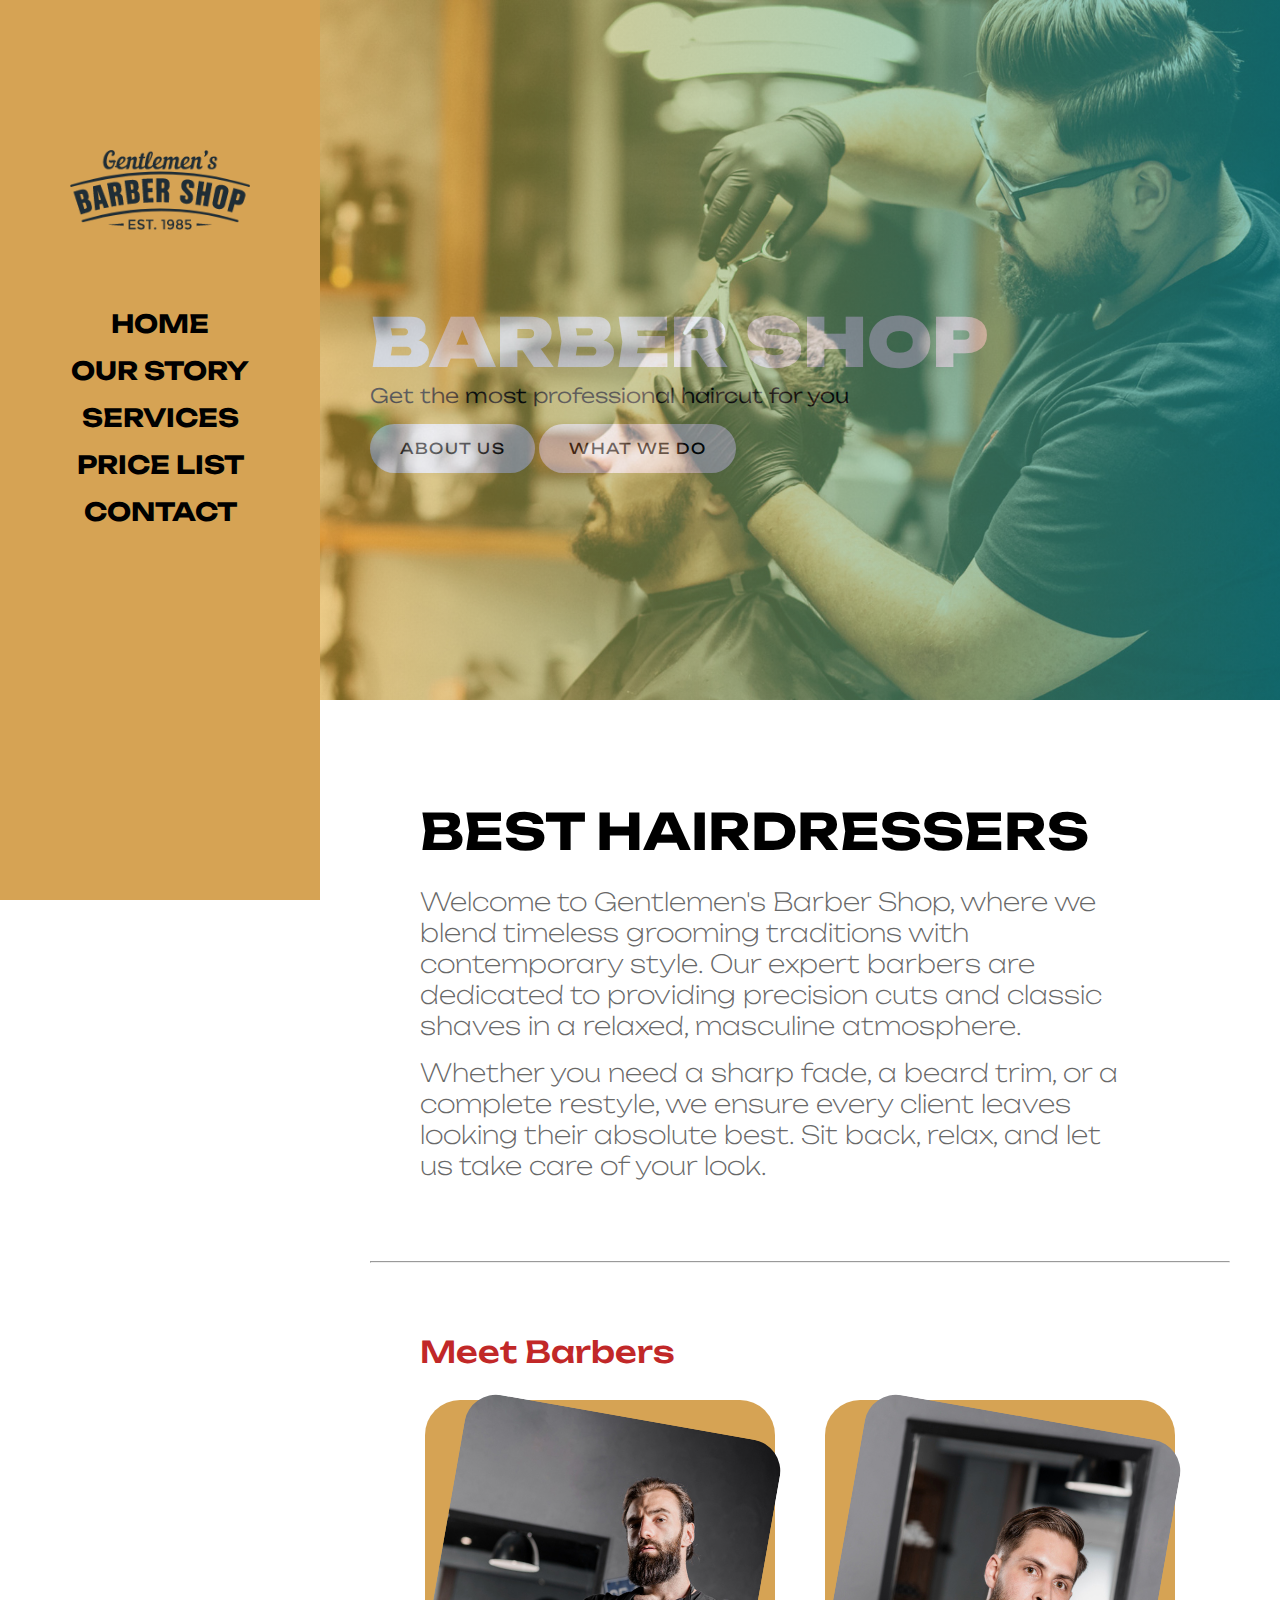
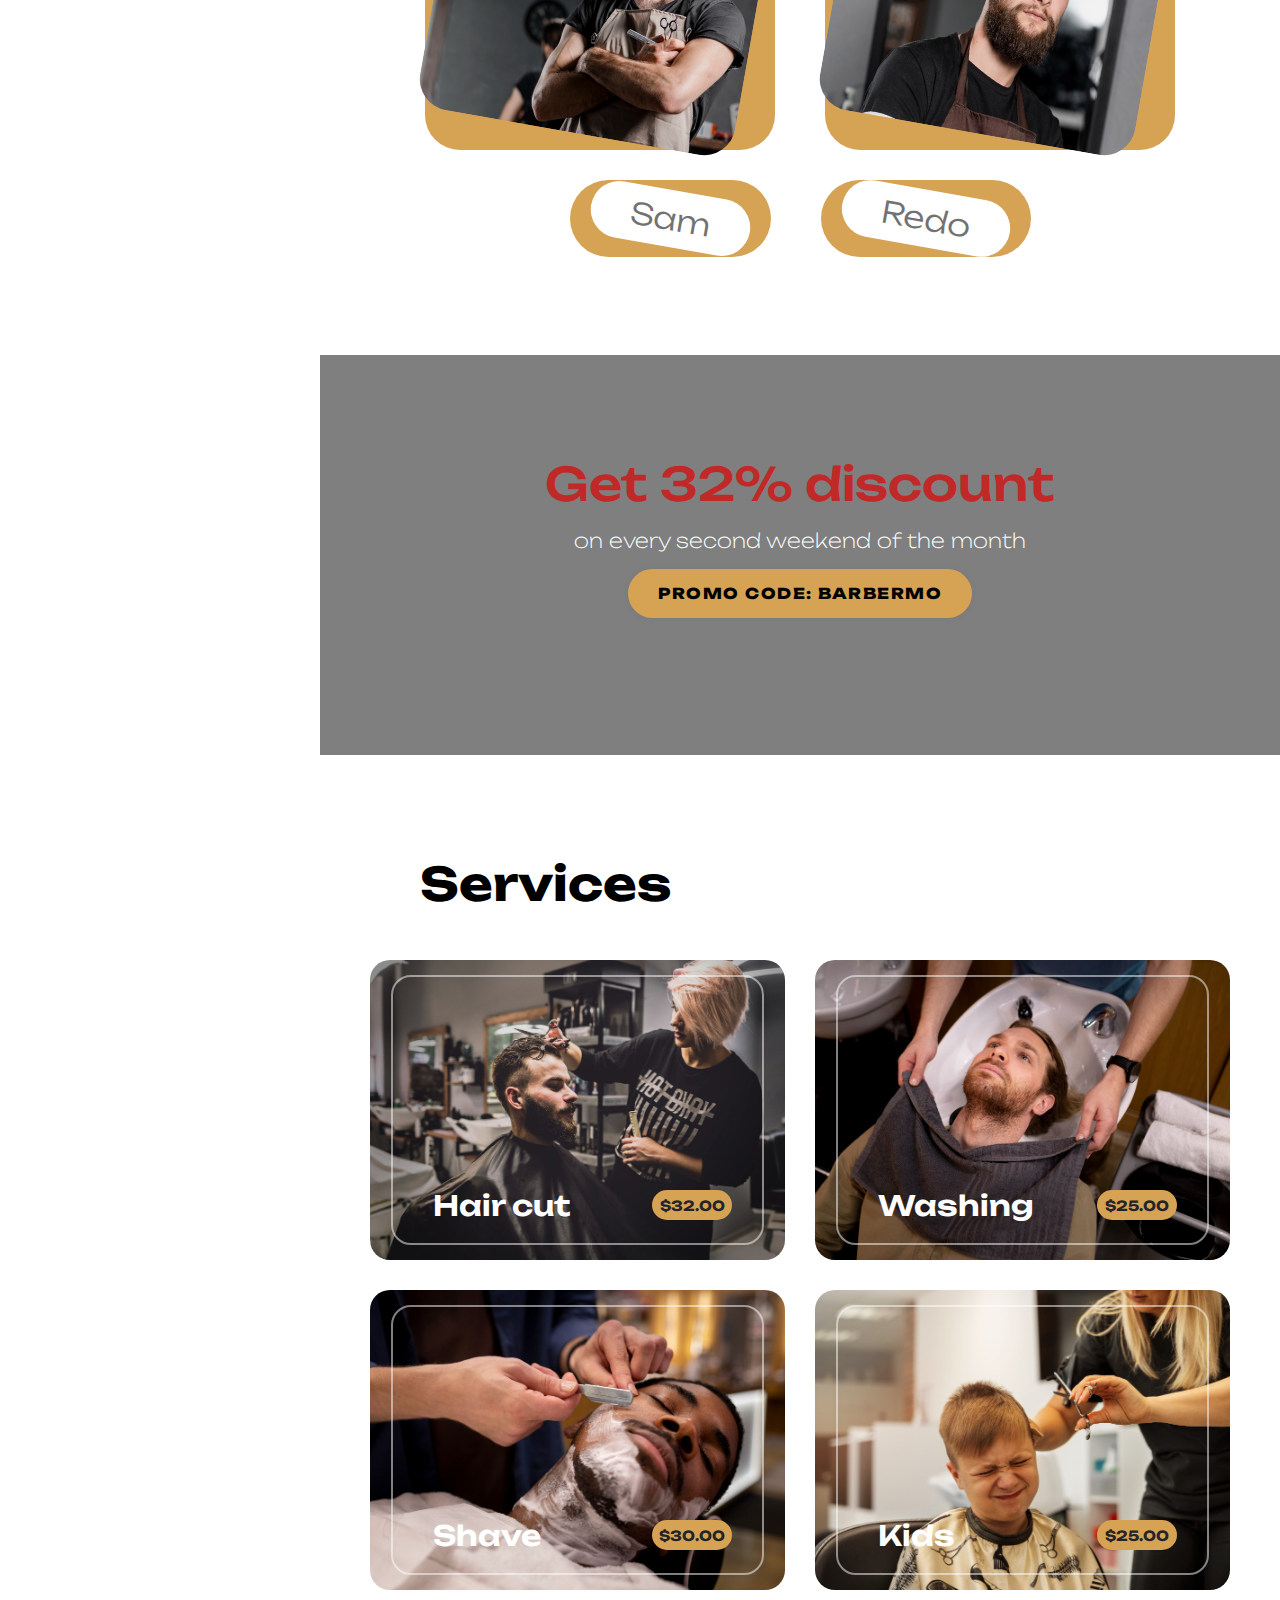
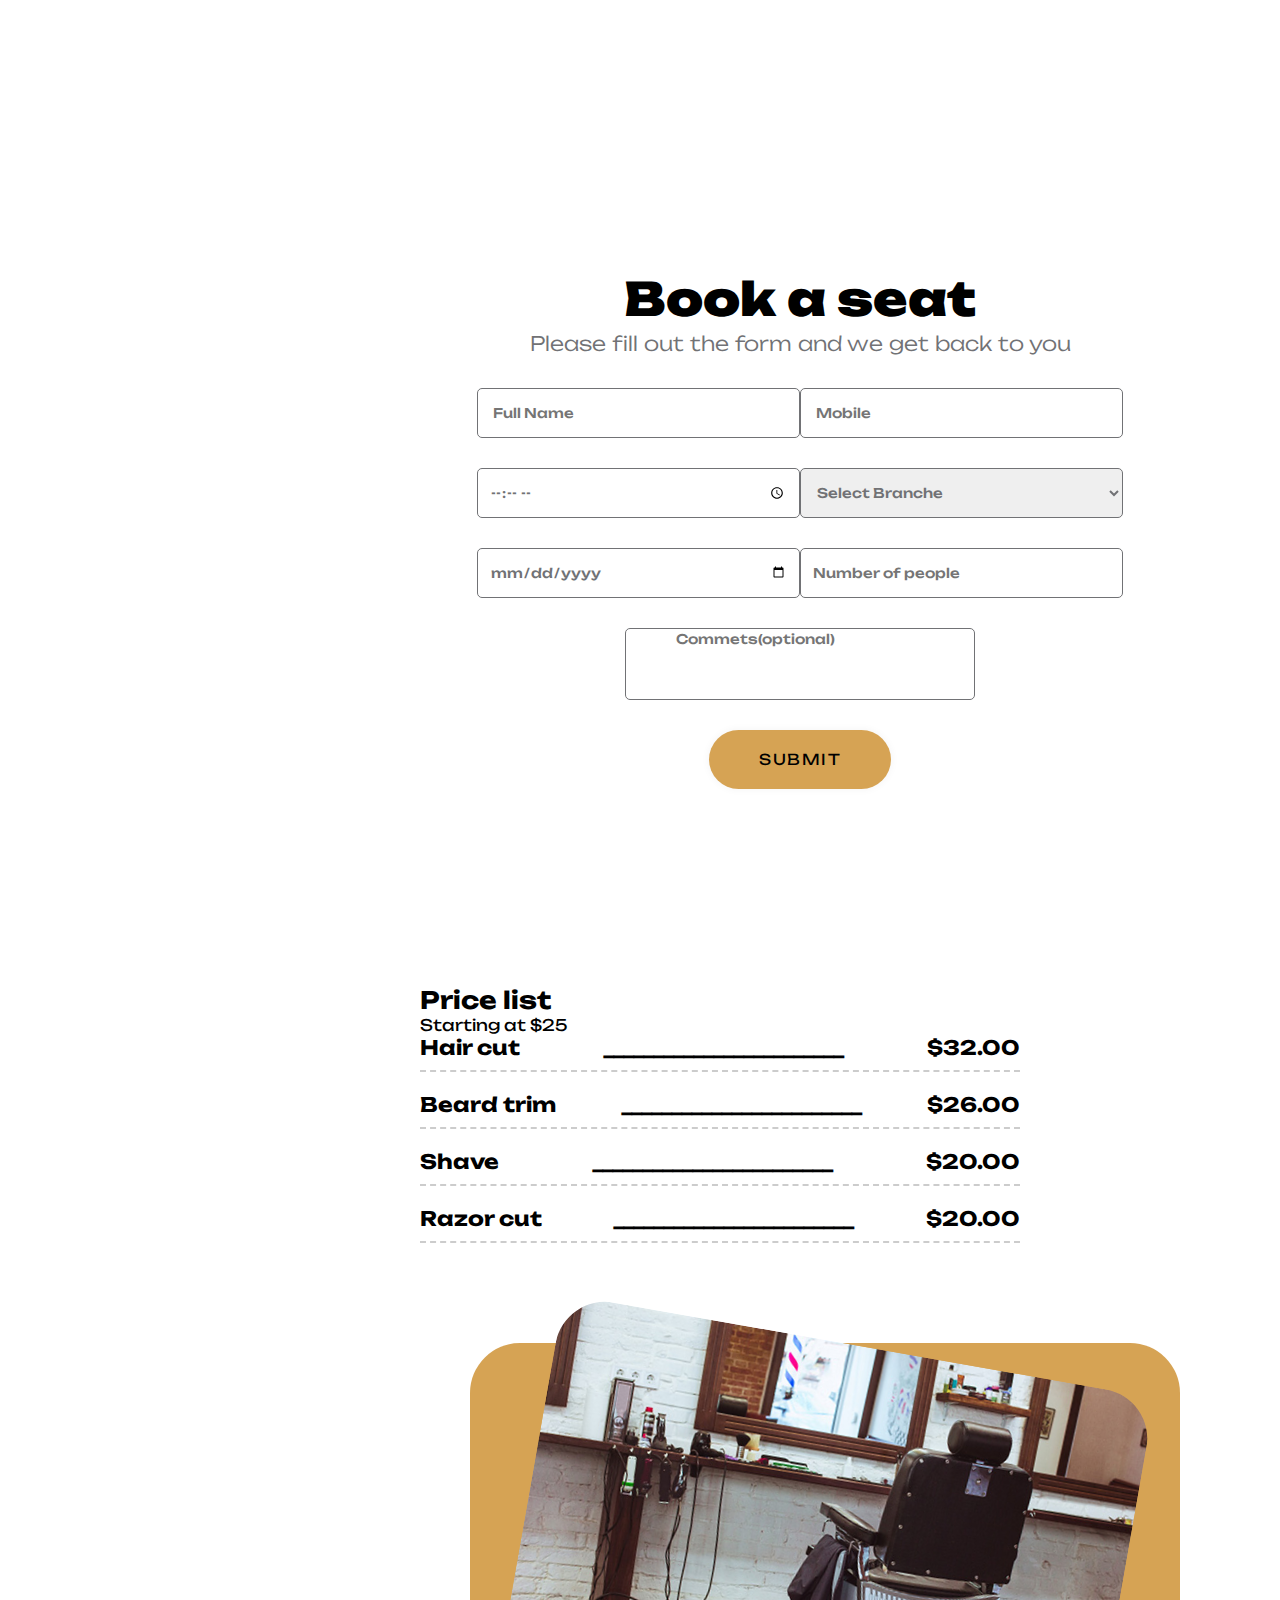
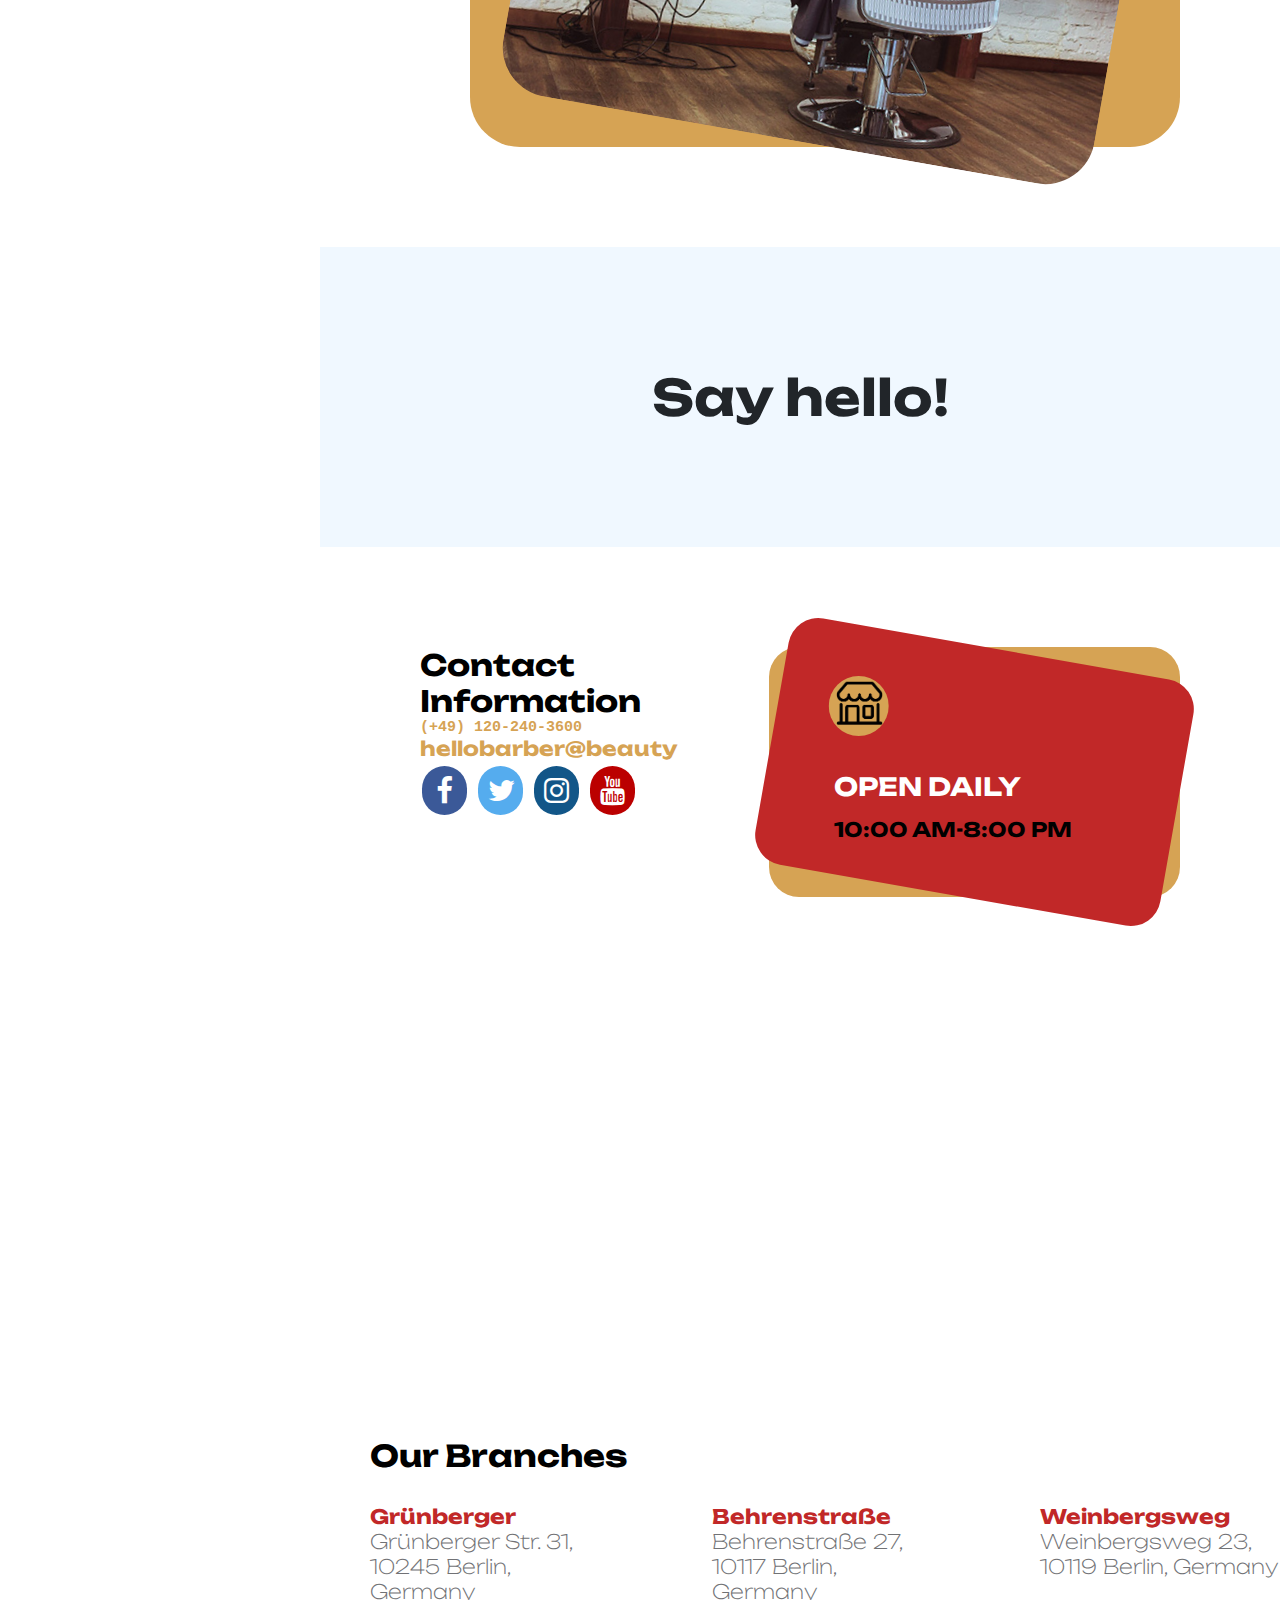
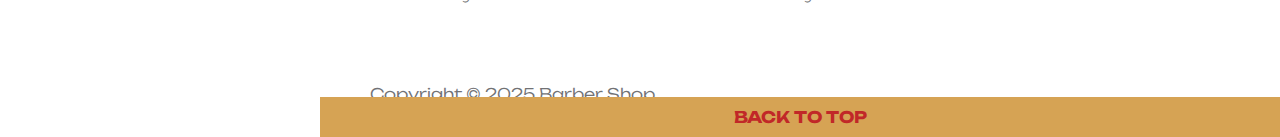
<file: index.html>
<!DOCTYPE html>
<html lang="en">

<head>
    <meta charset="UTF-8">
    <meta name="viewport" content="width=device-width, initial-scale=1.0">
    <title>Gentlemen's Barber Shop</title>
    <link rel="stylesheet" href="style.css">
    <link rel="preconnect" href="https://fonts.googleapis.com">
    <link rel="preconnect" href="https://fonts.gstatic.com" crossorigin>
    <link
        href="https://fonts.googleapis.com/css2?family=Montserrat:ital,wght@0,100..900;1,100..900&family=Unbounded:wght@200..900&display=swap"
        rel="stylesheet">
    <link rel="stylesheet" href="https://cdnjs.cloudflare.com/ajax/libs/font-awesome/4.7.0/css/font-awesome.min.css">
</head>

<body>
    <label>
        <div class="slide">
            <div class="links">
                <h1>
                    <img src="./templatemo-barber-logo.png">
                </h1>
                <ul>
                    <li><a href="#section_1">HOME</a></li>
                    <li><a href="#section_2">OUR STORY</a></li>
                    <li><a href="#section_3">SERVICES</a></li>
                    <li><a href="#section_4">PRICE LIST</a></li>
                    <li><a href="#section_5">CONTACT</a></li>
                </ul>
            </div>
        </div>
    </label>
    <div id="section_1" class="main">
        <div class="gradient">
            <div class="herotext">
                <h1>
                    BARBER SHOP
                </h1>
                <p>
                    Get the most professional haircut for you
                </p>
                <a href="#section_2">
                    <button class="boton-elegante">
                        About us
                    </button>
                </a>
                <a href="#section_3">
                    <button>
                        What we do
                    </button>
                </a>
            </div>
        </div>
    </div>
    <div id="section_2" class="div2">
        <div class="empinfo">
            <div class="written">
                <h2>BEST HAIRDRESSERS</h2>
                <p>
                    Welcome to Gentlemen's Barber Shop, where we blend timeless grooming traditions with contemporary
                    style. Our expert barbers are dedicated to providing precision cuts and classic shaves in a relaxed,
                    masculine atmosphere.
                </p>
                <p>
                    Whether you need a sharp fade, a beard trim, or a complete restyle, we ensure every client leaves
                    looking their absolute best. Sit back, relax, and let us take care of your look.
                </p>
            </div>
            <hr>
            </he>
            <div class="mb">
                <h2>
                    Meet Barbers
                </h6>
                <div class="bphotos">
                    <div class="p1">
                        <img src="./portrait-mid-adult-bearded-male-barber-with-folded-arms.jpg" alt="">
                    </div>
                    <div class="p2">
                        <img src="./portrait-male-hairdresser-with-scissors.jpg" alt="">
                    </div>
                </div>
                <div class="name">
                    <div class="sam">
                        <div class="Sam1">Sam</div>
                    </div>
                    <div class="redo">
                        <div class="redo1">Redo</div>
                    </div>
                </div>
            </div>
        </div>
    </div>
    <div class="disc">
        <div class="container">
            <h2>Get 32% discount</h2>
            <p>on every second weekend of the month</p>
            <button>Promo code: BarBerMo</button>
        </div>
    </div>
    <div id="section_3" class="services">
        <div class="service1">
            <h2>Services</h2>
            <div class="grid">
                <div class="box1">
                    <div class="box1border">
                        <div class="write1">Hair cut</div>
                        <div class="price1">$32.00</div>
                    </div>
                </div>
                <div class="box2">
                    <div class="box2border">
                        <div class="write2">Washing</div>
                        <div class="price2">$25.00</div>
                    </div>
                </div>
                <div class="box3">
                    <div class="box3border">
                        <div class="write3">Shave</div>
                        <div class="price3">$30.00</div>
                    </div>
                </div>
                <div class="box4">
                    <div class="box4border">
                        <div class="write4">Kids</div>
                        <div class="price4">$25.00</div>
                    </div>
                </div>
            </div>
        </div>
    </div>
    <div class="booking-section">
        <div class="booking-form">
            <h2>Book a seat</h2>
            <p>Please fill out the form and we get back to you</p>
            <form>
                <div class="fl1">
                    <input type="text" name="name" placeholder=" Full Name">
                    <input type="tel" name="number" placeholder=" Mobile">
                </div>
                <div class="fl2">
                    <input type="time" name="time">
                    <select id="Branche-select" name="Branche">
                        <option value="Select Branche">Select Branche</option>
                        <option value="Grünberger">Grünberger</option>
                        <option value="Behrenstraße">Behrenstraße</option>
                        <option value="Weinbergsweg">Weinbergsweg</option>
                    </select>
                </div>
                <div class="fl3">
                    <input type="date" name="date" placeholder="dd-mm-yy">
                    <input type="number" name="people" placeholder="Number of people">
                </div>
                <div class="fl4">
                    <input id="comments-box" type="text" name="comments" placeholder="Commets(optional)">
                </div>
                <button id="formButton">Submit</button>
            </form>
        </div>
    </div>
    <div id="section_4" class="price-list">
        <div class="price-list-heading">
            <h2>Price list</h2>
            <p>Starting at $25</p>
        </div>
        <div class="price-list-category">
            <div class="hair-cut-price">
                <div class="price-of-hair-cut">
                    <p>Hair cut</p>
                    <p>________________________</p>
                    <p class="work-price">$32.00</p>
                </div>
                <div class="price-of-beard-trim">
                    <p>Beard trim</p>
                    <p>________________________</p>
                    <p class="work-price">$26.00</p>
                </div>
                <div class="price-of-Shave">
                    <p>Shave</p>
                    <p>________________________</p>
                    <p class="work-price">$20.00</p>
                </div>
                <div class="price-of-hair-cut">
                    <p>Razor cut</p>
                    <p>________________________</p>
                    <p class="work-price">$20.00</p>
                </div>
            </div>
        </div>
        <div class="seat-photo">
            <div class="seat-photo-1">
                <img src="./vintage-chair-barbershop.jpg">
            </div>
        </div>
    </div>
    <div  id="section_5" class="contact-section">
        <div class="say-hello">
            <div class="text-say-hello">
                <h1>Say hello!</h1>
            </div>
        </div>
        <div class="contact-info">
            <div class="information">
                <h3>
                    Contact Information
                </h>
                <br>
                <pre>(+49) 120-240-3600</pre>
                <p>hellobarber@beauty</p>
                <div class="sm-logo">
                    <a href="#" class="fa fa-facebook"></a>
                    <a href="#" class="fa fa-twitter"></a>
                    <a href="#" class="fa fa-instagram"></a>
                    <a href="#" class="fa fa-youtube"></a>
                </div>
            </div>
            <div class="back-timing-box">
                <div class="tilt-upper-timing-box">
                    <div class="upper-timing-box">
                        <div class="shop-img"></div>
                        <div class="timing-written">
                            <p id="Open-daily">OPEN DAILY</p>
                            <p>10:00 AM-8:00 PM</p>
                        </div>
                    </div>
                </div>
            </div>
        </div>
        <iframe
            src="https://www.google.com/maps/embed?pb=!1m14!1m8!1m3!1d17571.47874057588!2d13.402004!3d52.53091!3m2!1i1024!2i768!4f13.1!3m3!1m2!1s0x47a85180d9075183%3A0xbba8c62c3dc41a7d!2sBarbabella%20Barbershop!5e1!3m2!1sen!2sth!4v1764592547851!5m2!1sen!2sth"
            width="600" height="450" style="border:0;" allowfullscreen="" loading="lazy"
            referrerpolicy="no-referrer-when-downgrade">
        </iframe>
    </div>
    <div class="our-branches-section">
        <div class="heading-our-branches">
            <h2>Our Branches</h2>
        </div>
        <div class="Three-branches">
            <div class="branch1">
                <h6>Grünberger</h6>
                <p>Grünberger Str. 31, 10245 Berlin, Germany</p>
            </div>
            <div class="branch2">
                <h6>Behrenstraße</h6>
                <p>Behrenstraße 27, 10117 Berlin, Germany</p>
            </div>
            <div class="branch3">
                <h6>Weinbergsweg</h6>
                <p>Weinbergsweg 23, 10119 Berlin, Germany</p>
            </div>
        </div>
        <p id="Copyright">Copyright &copy; 2025 Barber Shop</p>
        <div class="back-to-top">
            <a href="#section_1">
            <p>BACK TO TOP</p>
            </a>
        </div>
    </div>
</body>

</html>
</file>
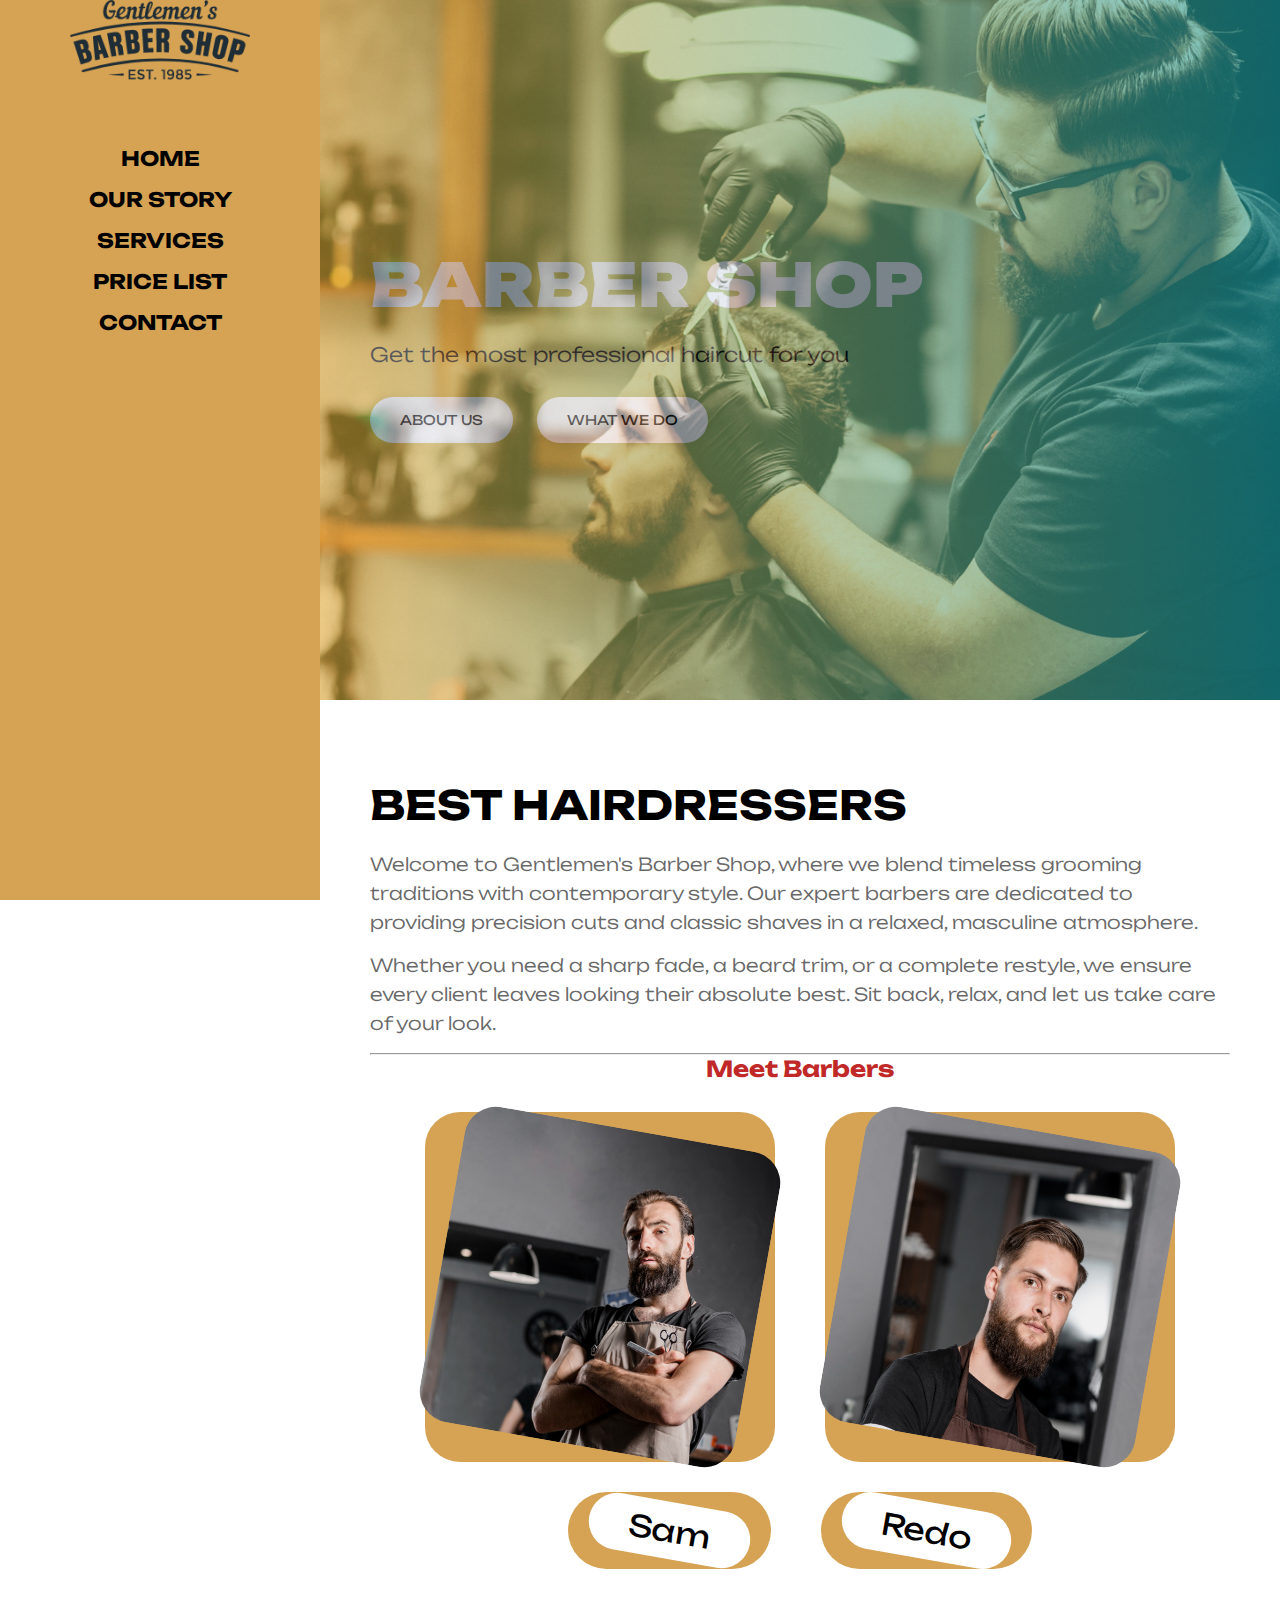
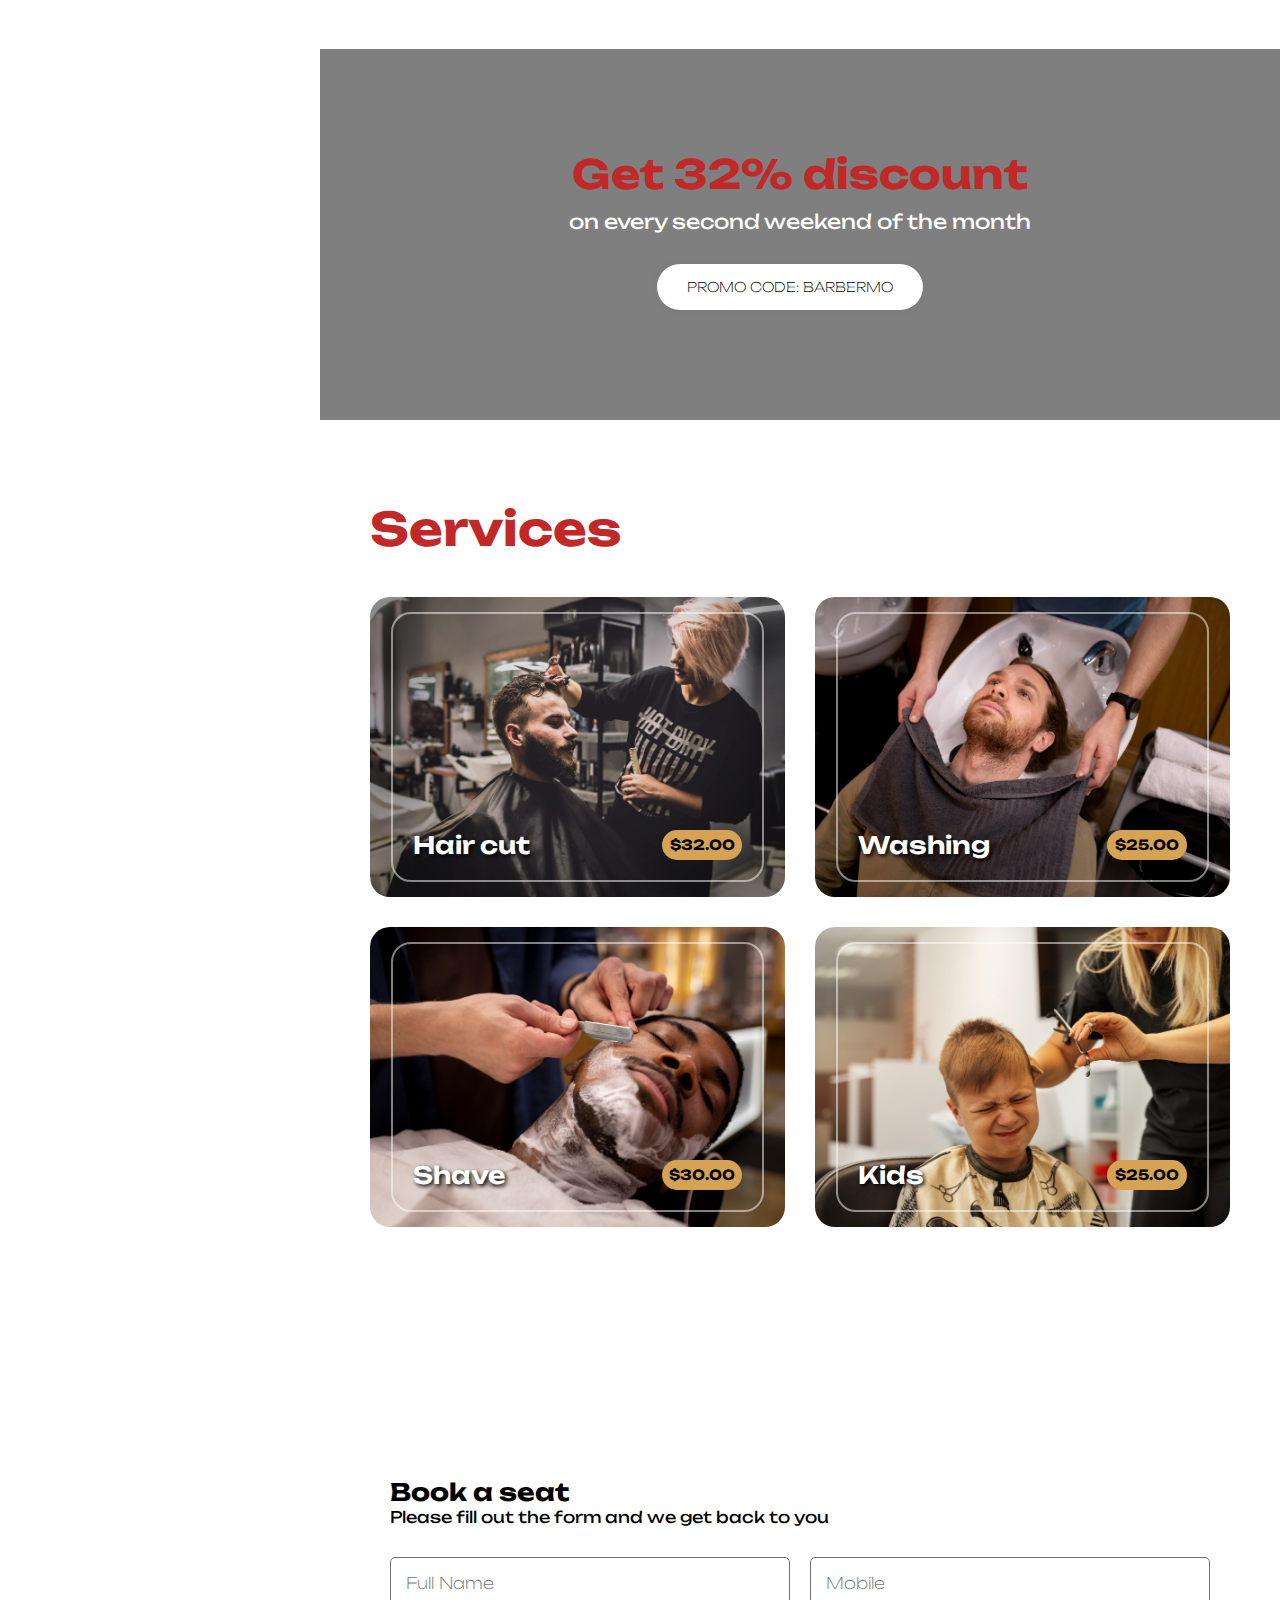
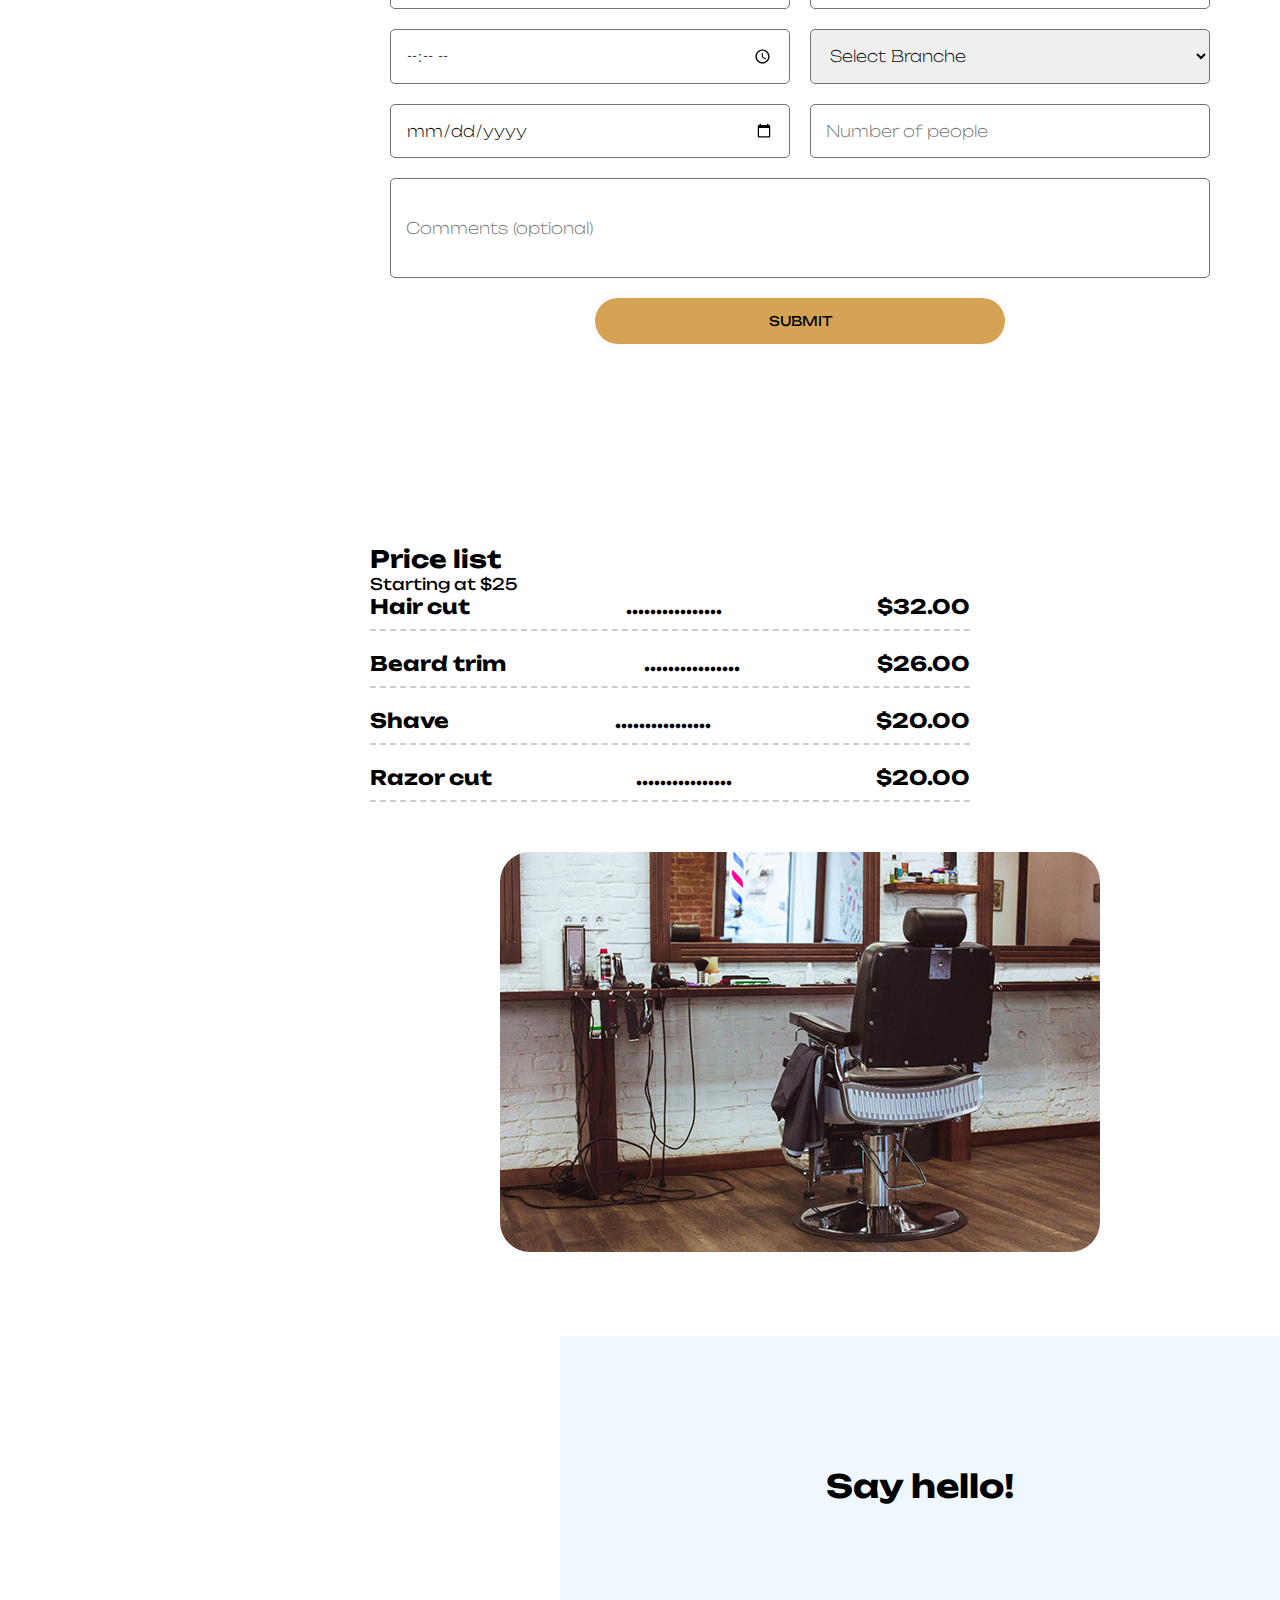
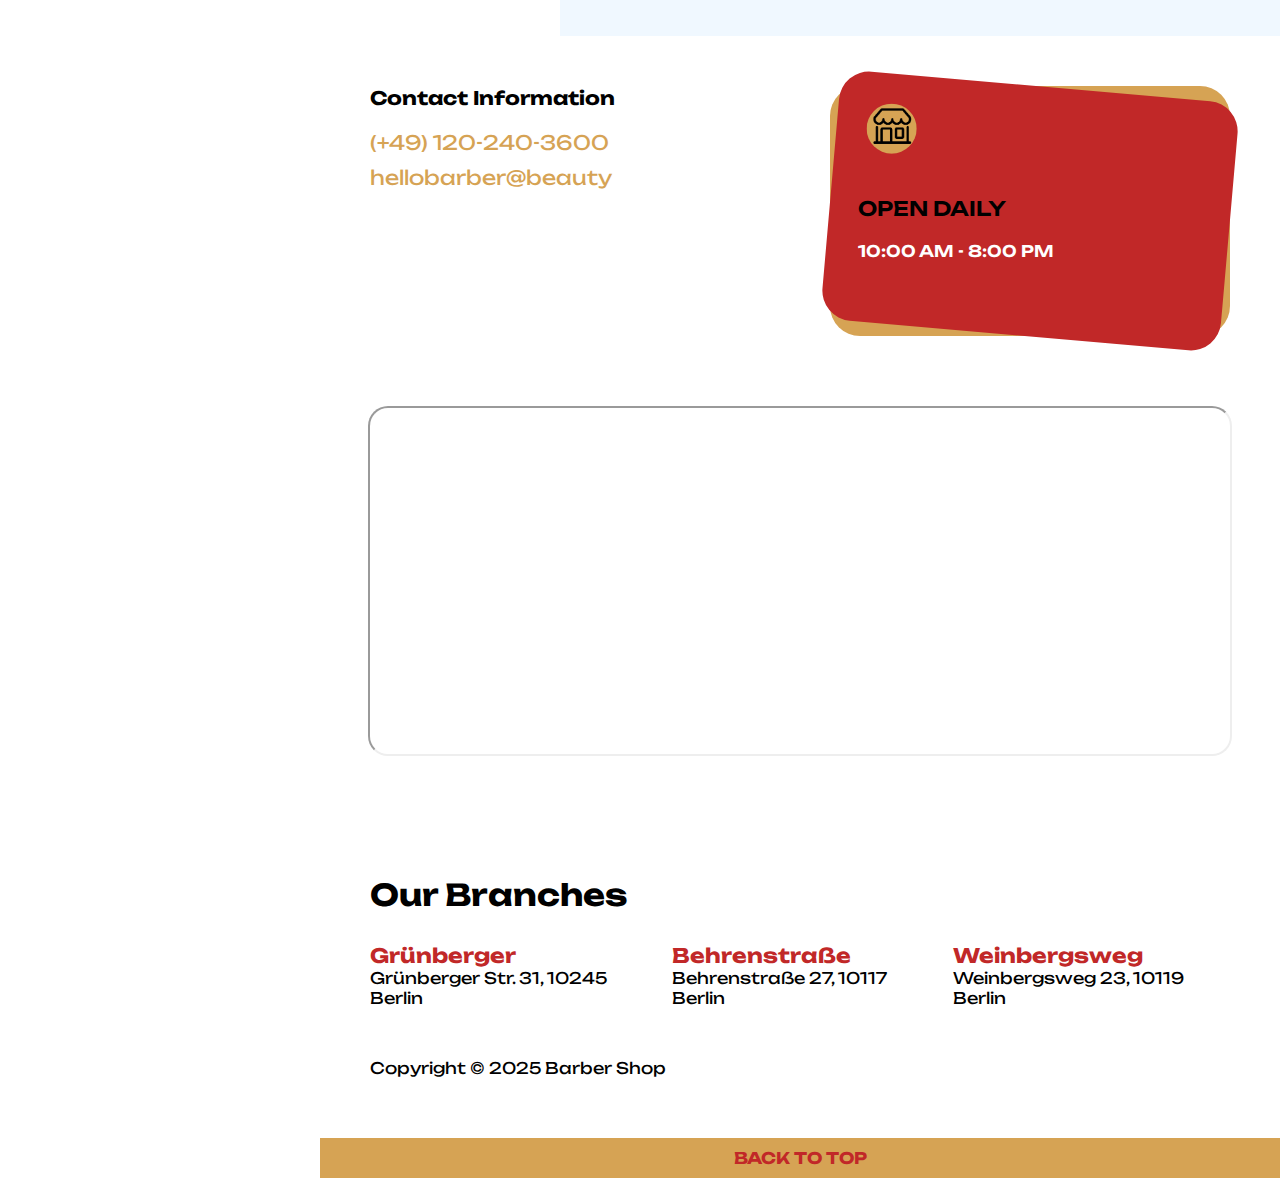
<file: index2.html>
<!DOCTYPE html>
<html lang="en">

<head>
    <meta charset="UTF-8">
    <meta name="viewport" content="width=device-width, initial-scale=1.0">
    <title>Gentlemen's Barber Shop</title>
    <link rel="stylesheet" href="style1.css">
    <link rel="preconnect" href="https://fonts.googleapis.com">
    <link rel="preconnect" href="https://fonts.gstatic.com" crossorigin>
    <link
        href="https://fonts.googleapis.com/css2?family=Montserrat:ital,wght@0,100..900;1,100..900&family=Unbounded:wght@200..900&display=swap"
        rel="stylesheet">
    <link rel="stylesheet" href="https://cdnjs.cloudflare.com/ajax/libs/font-awesome/4.7.0/css/font-awesome.min.css">
</head>

<body>
    <div class="slide">
        <h1>
            <img src="./templatemo-barber-logo.png" alt="Barber Logo">
        </h1>
        <div class="links">
            <ul>
                <li><a href="#section_1">HOME</a></li>
                <li><a href="#section_2">OUR STORY</a></li>
                <li><a href="#section_3">SERVICES</a></li>
                <li><a href="#section_4">PRICE LIST</a></li>
                <li><a href="#section_5">CONTACT</a></li>
            </ul>
        </div>
    </div>

    <div id="section_1" class="main">
        <div class="gradient">
            <div class="herotext">
                <h1>BARBER SHOP</h1>
                <p>Get the most professional haircut for you</p>
                <div>
                    <a href="#section_2">
                        <button class="boton-elegante">About us</button>
                    </a>
                    <a href="#section_3">
                        <button>What we do</button>
                    </a>
                </div>
            </div>
        </div>
    </div>

    <div id="section_2" class="div2">
        <div class="empinfo">
            <div class="written">
                <h2>BEST HAIRDRESSERS</h2>
                <p>
                    Welcome to Gentlemen's Barber Shop, where we blend timeless grooming traditions with contemporary
                    style. Our expert barbers are dedicated to providing precision cuts and classic shaves in a relaxed,
                    masculine atmosphere.
                </p>
                <p>
                    Whether you need a sharp fade, a beard trim, or a complete restyle, we ensure every client leaves
                    looking their absolute best. Sit back, relax, and let us take care of your look.
                </p>
            </div>
            <hr>
            <div class="mb">
                <h6 style="color: #c12828; font-size: 22px; text-align: center; margin-bottom: 30px;">Meet Barbers</h6>
                <div class="bphotos">
                    <div class="p1">
                        <img src="./portrait-mid-adult-bearded-male-barber-with-folded-arms.jpg" alt="Barber 1">
                    </div>
                    <div class="p2">
                        <img src="./portrait-male-hairdresser-with-scissors.jpg" alt="Barber 2">
                    </div>
                </div>
                <div class="name">
                    <div class="sam">
                        <div class="Sam1">Sam</div>
                    </div>
                    <div class="redo">
                        <div class="redo1">Redo</div>
                    </div>
                </div>
            </div>
        </div>
    </div>

    <div class="disc">
        <div class="container">
            <h2>Get 32% discount</h2>
            <p>on every second weekend of the month</p>
            <button>Promo code: BarBerMo</button>
        </div>
    </div>

    <div id="section_3" class="services">
        <div class="service1">
            <h2 style="font-size: 46px; margin-bottom: 40px; color: #c12828;">Services</h2>
            <div class="grid">
                <div class="box1">
                    <div class="box1border">
                        <div class="write1">Hair cut</div>
                        <div class="price1">$32.00</div>
                    </div>
                </div>
                <div class="box2">
                    <div class="box2border">
                        <div class="write2">Washing</div>
                        <div class="price2">$25.00</div>
                    </div>
                </div>
                <div class="box3">
                    <div class="box3border">
                        <div class="write3">Shave</div>
                        <div class="price3">$30.00</div>
                    </div>
                </div>
                <div class="box4">
                    <div class="box4border">
                        <div class="write4">Kids</div>
                        <div class="price4">$25.00</div>
                    </div>
                </div>
            </div>
        </div>
    </div>

    <div class="booking-section">
        <div class="booking-form">
            <h2>Book a seat</h2>
            <p>Please fill out the form and we get back to you</p>
            <form>
                <div class="fl1">
                    <input type="text" name="name" placeholder="Full Name">
                    <input type="tel" name="number" placeholder="Mobile">
                </div>
                <div class="fl2">
                    <input type="time" name="time">
                    <select id="Branche-select" name="Branche">
                        <option value="Select Branche">Select Branche</option>
                        <option value="Grünberger">Grünberger</option>
                        <option value="Behrenstraße">Behrenstraße</option>
                        <option value="Weinbergsweg">Weinbergsweg</option>
                    </select>
                </div>
                <div class="fl3">
                    <input type="date" name="date" placeholder="dd-mm-yy">
                    <input type="number" name="people" placeholder="Number of people">
                </div>
                <div class="fl4">
                    <input id="comments-box" type="text" name="comments" placeholder="Comments (optional)">
                </div>
                <button id="formButton" type="button">Submit</button>
            </form>
        </div>
    </div>

    <div id="section_4" class="price-list">
        <div class="price-list-heading">
            <h2>Price list</h2>
            <p>Starting at $25</p>
        </div>
        <div class="price-list-category">
            <div class="hair-cut-price">
                <div class="price-of-hair-cut">
                    <p>Hair cut</p>
                    <p class="dots">................</p>
                    <p class="work-price">$32.00</p>
                </div>
                <div class="price-of-beard-trim">
                    <p>Beard trim</p>
                    <p class="dots">................</p>
                    <p class="work-price">$26.00</p>
                </div>
                <div class="price-of-Shave">
                    <p>Shave</p>
                    <p class="dots">................</p>
                    <p class="work-price">$20.00</p>
                </div>
                <div class="price-of-hair-cut">
                    <p>Razor cut</p>
                    <p class="dots">................</p>
                    <p class="work-price">$20.00</p>
                </div>
            </div>
        </div>
        <div class="seat-photo">
            <div class="seat-photo-1">
                <img src="./vintage-chair-barbershop.jpg" alt="Vintage Chair">
            </div>
        </div>
    </div>

    <div id="section_5" class="contact-section">
        <div class="say-hello">
            <div class="text-say-hello">
                <h1>Say hello!</h1>
            </div>
        </div>
        <div class="contact-info">
            <div class="information">
                <h3>Contact Information</h3>
                <br>
                <p style="font-size: 20px; margin-bottom: 10px;">(+49) 120-240-3600</p>
                <p style="color: #d6a354;">hellobarber@beauty</p>
                <div class="sm-logo" style="margin-top: 20px;">
                    <a href="#" class="fa fa-facebook"></a>
                    <a href="#" class="fa fa-twitter"></a>
                    <a href="#" class="fa fa-instagram"></a>
                    <a href="#" class="fa fa-youtube"></a>
                </div>
            </div>
            <div class="back-timing-box">
                <div class="tilt-upper-timing-box">
                    <div class="upper-timing-box">
                        <div class="shop-img"></div>
                        <div class="timing-written">
                            <p id="Open-daily">OPEN DAILY</p>
                            <p>10:00 AM - 8:00 PM</p>
                        </div>
                    </div>
                </div>
            </div>
        </div>
        <iframe
            src="https://www.google.com/maps/embed?pb=!1m18!1m12!1m3!1d2428.140137267676!2d13.447999815807963!3d52.51260797981267!2m3!1f0!2f0!3f0!3m2!1i1024!2i768!4f13.1!3m3!1m2!1s0x47a84e4f8d07018d%3A0xc07474415842880!2sGr%C3%BCnberger%20Str.%2031%2C%2010245%20Berlin%2C%20Germany!5e0!3m2!1sen!2sus!4v1647890000000!5m2!1sen!2sus"
            allowfullscreen="" loading="lazy" referrerpolicy="no-referrer-when-downgrade">
        </iframe>
    </div>

    <div class="our-branches-section">
        <div class="heading-our-branches">
            <h2>Our Branches</h2>
        </div>
        <div class="Three-branches">
            <div class="branch1">
                <h6>Grünberger</h6>
                <p>Grünberger Str. 31, 10245 Berlin</p>
            </div>
            <div class="branch2">
                <h6>Behrenstraße</h6>
                <p>Behrenstraße 27, 10117 Berlin</p>
            </div>
            <div class="branch3">
                <h6>Weinbergsweg</h6>
                <p>Weinbergsweg 23, 10119 Berlin</p>
            </div>
        </div>
        <p id="Copyright" style="margin-top: 50px;">Copyright © 2025 Barber Shop</p>
        <div class="back-to-top">
            <a href="#section_1">BACK TO TOP</a>
        </div>
    </div>
</body>
</html>
</file>
<file: style.css>
* {
        margin: 0;
        padding: 0;
        box-sizing: border-box;
    }

    html {
        scroll-behavior: smooth;
    }

    a {
        text-decoration: none;
    }

    body {
        background-color: white;
    }

    .slide {
        height: 100%;
        width: 25%;
        position: fixed;
        background-color: #d6a354;
        align-items: center;
    }

    .slide h1 img {
        height: 80px;
        text-align: center;
        display: flex;
        justify-content: center;
    }

    .links {
        display: flex;
        justify-content: center;
        flex-direction: column;
        align-items: center;
        flex-wrap: wrap;
        text-align: center;
        padding-top: 150px;
        gap: 70px;
    }

    ul li {
        list-style: none;
        transition: all 0.5s;
        padding: 8px;
    }

    ul li a {
        color: black;
        font-family: "Unbounded", sans-serif;
        font-optical-sizing: auto;
        font-weight: 700;
        font-style: normal;
        text-decoration: none;
        font-size: 25px;
        transition: all 0.5s;
    }

    ul li a:hover {
        color: white;
    }

    ul li a:active {
        color: white;
    }

    .main {
        background-image: url(./client-doing-hair-cut-barber-shop-salon.jpg);
        background-size: cover;
        background-attachment: fixed;
        overflow: hidden;
        height: 700px;
        margin-left: 25%;
        border-bottom: 15px solid var(--primary-color);
    }

    .gradient {
        background: linear-gradient(90deg, #FDBB2D 0%, #22C1C3 100%);
        opacity: 0.5;
        height: 900px;
    }

    .herotext h1 {
        padding-left: 0;
        font-family: "Unbounded", sans-serif;
        font-optical-sizing: auto;
        font-weight: 900;
        font-style: normal;
        font-size: 67px;
        display: table-cell;
        justify-content: flex-start;
        color: aliceblue;
        padding-top: 300px;
        padding-left: 50px;
        align-items: center;
        vertical-align: middle;
    }

    .herotext p {
        color: black;
        font-size: 20px;
        font-weight: 300;
        font-family: "Unbounded", sans-serif;
        font-optical-sizing: auto;
        font-style: normal;
        padding-left: 50px;
        margin: 0px 0px 16px;
    }

    .boton-elegante {
        margin-left: 50px;
    }

    button {
        padding: 15px 30px;
        margin-top: 100px auto;
        border-radius: 50px;
        cursor: pointer;
        border: 0;
        background-color: white;
        box-shadow: rgb(0 0 0 / 5%) 0 0 8px;
        letter-spacing: 1.5px;
        text-transform: uppercase;
        font-size: 15px;
        transition: all 0.5s ease;
        font-family: "Unbounded", sans-serif;
        font-optical-sizing: auto;
        font-style: normal;
    }

    button:hover {
        letter-spacing: 3px;
        background-color: #d6a354;
        color: hsl(0, 0%, 100%);
        box-shadow: #d6a354 0px 7px 29px 0px;
    }

    button:active {
        letter-spacing: 3px;
        background-color: #d6a354;
        color: hsl(0, 0%, 100%);
        box-shadow: #d6a354 0px 0px 0px 0px;
        transform: translateY(10px);
        transition: 100ms;
    }

    .div2 {
        padding-left: 25%;
    }

    .empinfo {
        padding: 100px 50px 0px 50px;
    }

    .written {
        margin: 0px 0px 48px;
        padding: 0px 0px 16px;
    }

    .written h2 {
        margin: 0px 0px 24px;
        font-weight: bolder;
        font-size: 50px;
        padding-left: 50px;
        font-family: "Unbounded", sans-serif;
        font-optical-sizing: auto;
        font-style: normal;
    }

    .written p {
        padding-left: 50px;
        padding-right: 100px;
        margin: 0px 0px 16px;
        font-family: "Unbounded", sans-serif;
        font-optical-sizing: auto;
        font-style: normal;
        font-weight: 200;
        font-size: 25px;
        color: rgb(104, 104, 104);
        display: block;
    }

    .bphotos {
        display: flex;
        justify-content: center;
        gap: 50px;
        flex-wrap: wrap;
        margin-top: 30px;
    }

    .mb {
        margin: 0px 0px 48px;
        padding: 50px;
    }

    .mb h2 {
        color: #c12828;
        font-size: 30px;
        padding-top: 20px;


        font-family: "Unbounded", sans-serif;
        font-optical-sizing: auto;
        font-weight: 500;
        font-style: normal;


    }

    .p1,
    .p2 {
        background-color: #d6a354;
        width: 350px;
        height: 350px;
        border-radius: 10%;
        display: flex;
        justify-content: center;
        align-items: center;
    }

    .p1 img,
    .p2 img {
        width: 320px;
        height: 320px;
        border-radius: 10%;
        rotate: 10deg;
        transition: 0.5s;
    }

    .p1 img:hover,
    .p2 img:hover {
        transform: scale(1.05);
        width: 350px;
        height: 350px;
    }

    .name {
        display: flex;
        justify-content: center;
        gap: 50px;
        margin-top: 30px;
        flex-wrap: wrap;
        font-family: "Unbounded", sans-serif;
        font-optical-sizing: auto;
        font-weight: 300;
        font-style: normal;
        color: #717275;
    }

    .sam,
    .redo {
        background-color: #d6a354;
        padding: 10px 20px;
        border-radius: 50px;
    }

    .Sam1,
    .redo1 {
        background-color: white;
        padding: 10px 40px;
        border-radius: 50px;
        font-size: 30px;
        rotate: 10deg;
    }

    .disc {
        background: rgba(0, 0, 0, 0.5) url(./barber-customer-giving-high-five.jpg);
        background-size: cover;
        background-attachment: fixed;
        background-blend-mode: darken;
        overflow: hidden;
        height: 400px;
        margin-left: 25%;
        border-bottom: 15px solid var(--primary-color);
        text-align: center;
    }

    .container {
        margin-right: auto;
        margin-left: auto;
        padding: 100px 50px 100px 50px;
    }

    .container h2 {
        color: #c12828;
        font-family: "Unbounded", sans-serif;
        font-optical-sizing: auto;
        font-weight: 500;
        font-style: normal;
        margin: 0px 0px 16px;
        font-size: 46px;
    }

    .container p {
        font-family: "Unbounded", sans-serif;
        font-optical-sizing: auto;
        font-weight: 200;
        font-style: normal;
        font-size: 20px;
        margin: 0px 0px 16px;
        color: white;
    }

    .container button {
        font-weight: 800;
        background-color: #d6a354;
    }

    .services {
        background-color: white;
        height: 950px;
        margin-left: 25%;
    }

    .service1 {
        padding: 100px 50px 100px 50px;
    }

    .service1 h2 {
        padding-left: 50px;
        font-family: "Unbounded", sans-serif;
        font-optical-sizing: auto;
        font-weight: bolder;
        font-style: normal;
        font-size: 46px;
        margin: 0px 0px 48px;
    }

    .grid {
        display: grid;
        grid-template-columns: 1fr 1fr;
        gap: 30px;
        margin-top: 30px;
    }

    .box1,
    .box2,
    .box3,
    .box4 {
        border-radius: 20px;
        height: 300px;
        position: relative;
        background-size: cover;
        background-position: center;
        display: flex;
        justify-content: center;
        align-items: center;
    }

    .box1 {
        background-image: url('./woman-cutting-hair-man-salon.jpg');
    }

    .box2 {
        background-image: url('./hairdresser-grooming-their-client.jpg');
    }

    .box3 {
        background-image: url('./hairdresser-grooming-client.jpg');
    }

    .box4 {
        background-image: url('./boy-getting-haircut-salon-front-view.jpg');
    }

    .box1border,
    .box2border,
    .box3border,
    .box4border {
        border: 2px solid rgba(255, 255, 255, 0.5);
        width: 90%;
        height: 90%;
        border-radius: 20px;
        transition: 0.3s;
        position: relative;
    }

    .box1border:hover,
    .box2border:hover,
    .box3border:hover,
    .box4border:hover {
        border: 5px solid #d6a354;
    }

    .write1 {
        color: white;
        font-family: "Unbounded", sans-serif;
        font-optical-sizing: auto;
        font-weight: 600;
        font-style: normal;
        font-size: 28px;
        position: absolute;
        bottom: 20px;
        left: 40px;
    }

    .write2 {
        color: white;
        font-family: "Unbounded", sans-serif;
        font-optical-sizing: auto;
        font-weight: 600;
        font-style: normal;
        font-size: 28px;
        position: absolute;
        bottom: 20px;
        left: 40px;
    }

    .write3 {
        color: white;
        font-family: "Unbounded", sans-serif;
        font-optical-sizing: auto;
        font-weight: 600;
        font-style: normal;
        font-size: 28px;
        position: absolute;
        bottom: 20px;
        left: 40px;
    }

    .write4 {
        color: white;
        font-family: "Unbounded", sans-serif;
        font-optical-sizing: auto;
        font-weight: 600;
        font-style: normal;
        font-size: 28px;
        position: absolute;
        bottom: 20px;
        left: 40px;
    }

    .price1 {
        width: 80px;
        height: 30px;
        background-color: #d6a354;
        color: #212529;
        border-radius: 9999px;
        position: absolute;
        bottom: 23px;
        right: 30px;
        display: flex;
        justify-content: center;
        padding-top: 7px;
        font-family: "Unbounded", sans-serif;
        font-optical-sizing: auto;
        font-weight: bolder;
        font-style: normal;
        font-size: 14px;
    }

    .price2 {
        width: 80px;
        height: 30px;
        background-color: #d6a354;
        color: #212529;
        border-radius: 9999px;
        position: absolute;
        bottom: 23px;
        right: 30px;
        display: flex;
        justify-content: center;
        padding-top: 7px;
        font-family: "Unbounded", sans-serif;
        font-optical-sizing: auto;
        font-weight: bolder;
        font-style: normal;
        font-size: 14px;
    }

    .price3 {
        width: 80px;
        height: 30px;
        background-color: #d6a354;
        color: #212529;
        border-radius: 9999px;
        position: absolute;
        bottom: 23px;
        right: 30px;
        display: flex;
        justify-content: center;
        padding-top: 7px;
        font-family: "Unbounded", sans-serif;
        font-optical-sizing: auto;
        font-weight: bolder;
        font-style: normal;
        font-size: 14px;
    }

    .price4 {
        width: 80px;
        height: 30px;
        background-color: #d6a354;
        color: #212529;
        border-radius: 9999px;
        position: absolute;
        bottom: 23px;
        right: 30px;
        display: flex;
        justify-content: center;
        padding-top: 7px;
        font-family: "Unbounded", sans-serif;
        font-optical-sizing: auto;
        font-weight: bolder;
        font-style: normal;
        font-size: 14px;
    }

    .booking-section {
        background: url(./vintage-chair-barbershop.jpg);
        background-size: cover;
        background-attachment: fixed;
        overflow: hidden;
        height: 800px;
        margin-left: 25%;
        border-bottom: 15px solid var(--primary-color);
        text-align: center;
        padding: 100px 80px 100px 80px;
    }

    .booking-form {
        height: 600;
        background-color: white;
        margin: 0px 12px;
        padding: 65px;
        border-radius: 30px;
    }

    .booking-form h2 {
        font-family: "Unbounded", sans-serif;
        font-optical-sizing: auto;
        font-weight: 900;
        font-style: normal;
        font-size: 46px;
        margin: 0px 0px 4px;
    }

    .booking-form p {
        font-family: "Unbounded", sans-serif;
        font-optical-sizing: auto;
        font-weight: 300;
        font-style: normal;
        font-size: 20px;
        color: #717275;
        margin: 0px 0px 16px;
    }

    .fl1 {
        align-items: center;
        display: flex;
        justify-content: space-evenly;
        padding-top: 16px;
        padding-bottom: 30px;
    }

    .fl2 {
        align-items: center;
        display: flex;
        justify-content: space-evenly;
        padding-bottom: 30px;
    }

    .fl3 {
        align-items: center;
        display: flex;
        justify-content: space-evenly;
        padding-bottom: 30px;
    }

    .fl4 {
        align-items: center;
        display: flex;
        justify-content: space-evenly;
        padding-bottom: 30px;
    }

    input {
        font-family: "Unbounded", sans-serif;
        font-optical-sizing: auto;
        font-weight: 500;
        font-style: normal;
        padding: 13px 12px;
        border-radius: 5px;
        border: 0.5px solid #717275;
        color: #717275;
        width: 350px;
        height: 50px;
    }

    select {
        font-family: "Unbounded", sans-serif;
        font-optical-sizing: auto;
        font-weight: 500;
        font-style: normal;
        padding: 13px 12px;
        border-radius: 5px;
        border: 0.5px solid #717275;
        color: #717275;
        width: 350px;
        height: 50px;
    }

    option {
        font-family: "Unbounded", sans-serif;
        font-optical-sizing: auto;
        font-weight: 300;
        font-style: normal;
    }

    #comments-box {
        padding: 10px 50px 60px;
        display: flex;
        align-items: flex-start;
    }

    #formButton {
        padding: 20px 50px 20px 50px;
        background-color: #d6a354;
    }

    .price-list {
        padding: 80px 50px 0px 100px;
        height: auto;
        margin-left: 25%;
        font-family: "Unbounded", sans-serif;
        font-optical-sizing: auto;
        font-weight: 400;
        font-style: normal;
    }

    .hair-cut-price {
        display: flex;
        flex-direction: column;
        gap: 20px;
        font-size: 20px;
        font-weight: 700;
    }

    .price-of-hair-cut,
    .price-of-beard-trim,
    .price-of-Shave {
        display: flex;
        justify-content: space-between;
        border-bottom: 2px dashed #ccc;
        padding-bottom: 10px;
        max-width: 600px;
    }

    .seat-photo {
        margin: 100px 0px 0px 50px;
        display: flex;
        justify-content: center;
        border-radius: 50px;
        background-color: #d6a354;
        margin-right: 50px;
    }

    .seat-photo-1 img {
        border-radius: 50px;
        rotate: 10deg;
    }

    .say-hello {
        background-color: #F0F8FF;
        height: 300px;
        display: flex;
        justify-content: center;
        align-items: center;
        margin-left: 25%;
    }

    .text-say-hello {
        color: #212529;
        font-family: "Unbounded", sans-serif;
        font-optical-sizing: auto;
        font-weight: 700;
        font-style: normal;
        font-size: 25px;
    }

    .contact-section {
        margin: 100px 0px 0px 0px;
        padding-bottom: 50px;
        height: auto;
    }

    .contact-info {
        padding: 100px 50px;
        margin-left: 25%;
        margin-right: 50px;
        display: flex;
        justify-content: space-between;
    }

    .information {
        font-family: "Unbounded", sans-serif;
        font-optical-sizing: auto;
        font-weight: 700;
        font-style: normal;
        padding-left: 50px;
        font-size: 25px;
    }

    .information p {
        color: #d6a354;
        font-size: 20px;
    }

    .information pre {
        color: #d6a354;
        font-size: 15px;
    }

    .fa {
        padding: 10px;
        font-size: 30px;
        width: 45px;
        text-align: center;
        text-decoration: none;
        margin: 5px 2px;
        border-radius: 9999px;
    }

    .fa:hover {
        opacity: 0.7;
    }

    .fa-facebook {
        background: #3B5998;
        color: white;
    }

    .fa-twitter {
        background: #55ACEE;
        color: white;
    }

    .fa-youtube {
        background: #bb0000;
        color: white;
    }

    .fa-instagram {
        background: #125688;
        color: white;
    }

    .back-timing-box {
        background-color: #d6a354;
        border-radius: 30px;
        width: 450px;
        height: 250px;
    }

    .tilt-upper-timing-box {
        background-color: #c12828;
        border-radius: 30px;
        rotate: 10deg;
        height: 250px;
        padding-top: 50px;
        padding-left: 50px;
    }

    .upper-timig-box {
        font-family: "Unbounded", sans-serif;
        font-optical-sizing: auto;
        font-weight: 700;
        font-style: normal;
        padding-left: 20px;
    }

    .shop-img {
        background-image: url(./Screenshot\ 2025-12-01\ 180103.png);
        background-size: contain;
        background-color: #d6a354;
        border-radius: 9999px;
        width: 60px;
        height: 60px;
        rotate: 350deg;
    }

    .timing-written {
        padding-top: 10px;
        padding-left: 20px;
        font-family: "Unbounded", sans-serif;
        font-optical-sizing: auto;
        font-weight: 700;
        font-style: normal;
        font-size: 20px;
        rotate: 350deg;
    }

    #Open-daily {
        color: white;
        padding-bottom: 15px;
        font-size: 25px;
    }

    iframe {
        width: 70%;
        margin: 20px auto;
        display: block;
        height: 350px;
        border-radius: 20px;
        margin-left: 25%;
        padding-left: 50px;
    }

    .our-branches-section {
        background-color: white;
        height: 300px;
        margin-left: 25%;
        position: relative;
    }

    .heading-our-branches {
        font-family: "Unbounded", sans-serif;
        font-optical-sizing: auto;
        font-weight: 700;
        font-style: normal;
        font-size: 20px;
        margin-left: 50px;
    }

    .Three-branches {
        display: flex;
        justify-content: space-between;
    }

    .branch1 {
        margin-top: 30px;
        margin-left: 50px;
        font-family: "Unbounded", sans-serif;
        font-optical-sizing: auto;
        font-weight: 200;
        font-style: normal;
        font-size: 20px;
    }

    .branch1 h6 {
        color: #c12828;
        font-size: 20px;
    }

    .branch1 p {
        color: #717275;
    }

    .branch2 {
        margin-top: 30px;
        margin-left: 100px;
        font-family: "Unbounded", sans-serif;
        font-optical-sizing: auto;
        font-weight: 200;
        font-style: normal;
        font-size: 20px;
    }

    .branch2 h6 {
        color: #c12828;
        font-size: 20px;
    }

    .branch2 p {
        color: #717275;
    }

    .branch3 {
        margin-top: 30px;
        margin-left: 100px;
        font-family: "Unbounded", sans-serif;
        font-optical-sizing: auto;
        font-weight: 200;
        font-style: normal;
        font-size: 20px;
    }

    .branch3 h6 {
        color: #c12828;
        font-size: 20px;
    }

    .branch3 p {
        color: #717275;
    }

    #Copyright {
        font-family: "Unbounded", sans-serif;
        font-optical-sizing: auto;
        font-weight: 300;
        font-style: normal;
        margin-left: 50px;
        margin-top: 80px;
        color: #717275;
    }

    .back-to-top {
        background-color: #d6a354;
        position: absolute;
        bottom: 0;
        left: 0;
        width: 100%;
        text-align: center;
        padding: 10px;
        font-family: "Unbounded", sans-serif;
        font-optical-sizing: auto;
        font-weight: 300;
        font-style: normal;
    }

    .back-to-top a {
        color: #c12828;
        font-weight: bold;
    }

    @media (max-width: 1024px) {
        .slide {
            width: 100%;
            height: auto;
            position: relative;
            flex-direction: row;
            justify-content: space-between;
            padding: 10px 20px;
        }

        .slide h1 img {
            height: 50px;
        }

        .links {
            padding-top: 0;
            flex-direction: row;
            width: auto;
            gap: 15px;
        }

        .links ul {
            display: flex;
            gap: 15px;
        }

        ul li a {
            font-size: 14px;
        }

        .main,
        .disc,
        .services,
        .booking-section,
        .price-list,
        .contact-section,
        .say-hello,
        .our-branches-section,
        .div2 {
            margin-left: 0;
            width: 100%;
            padding-left: 0;
        }

        .div2 {
            padding-left: 0;
        }

        .price-list {
            padding-left: 20px;
            padding-right: 20px;
        }

        .hair-cut-price {
            padding-left: 100px;
        }

        .price-list-heading {
            padding-left: 100px;
        }

        .booking-section {
            padding: 100px 80px 100px 80px;
        }

        .contact-info {
            padding: 100px 80px 100px 80px;
            margin: 0;
        }

        iframe {
            margin: 0;
            width: auto;
        }

        #Copyright {
            margin: 50px 0px 0px 50px;
        }
    }

    @media (max-width: 550px) {
        .written h2 {
            font-size: 1.2rem;
            margin-bottom: 10px;
        }

        .written p {
            font-size: 11px;
            padding: 0;
        }


        .grid {
            grid-template-columns: repeat(4, 1fr);
            gap: 3px;
            margin-bottom: 0;
        }

        .box1,
        .box2,
        .box3,
        .box4 {
            height: 100px;
            border-radius: 10px;
        }

        .write1,
        .write2,
        .write3,
        .write4 {
            font-size: 9px;
            bottom: 5px;
            left: 5px;
            text-shadow: 1px 1px 2px black;
        }

        .price1,
        .price2,
        .price3,
        .price4 {
            font-size: 8px;
            padding: 2px 4px;
            bottom: 25px;
            left: 5px;
            right: auto;
            width: fit-content;
        }


        .price-list {
            padding: 10px 0;
        }

        .price-list-heading h2 {
            font-size: 1.4rem;
            margin-bottom: 15px;
        }

        .hair-cut-price {
            width: 90%;
            max-width: 300px;
            margin: 0 auto;
            gap: 0;
        }

        .price-item {
            display: flex;
            justify-content: space-between;
            align-items: center;
            width: 100%;
            margin: 0;
            padding: 6px 0;
            font-size: 0.95rem;
            border-bottom: 1px dashed #ddd;
        }

        .seat-photo img {
            width: 180px;
            margin-top: 15px;
        }

        .slide {
            padding: 10px;
            position: relative;
        }

        .slide h1 img {
            height: 50px;
        }

        .links {
            margin-top: 10px;
            gap: 10px;
        }

        .links ul {
            display: flex;
            flex-wrap: wrap;
            justify-content: center;
            gap: 8px;
        }

        .links ul li {
            padding: 2px 5px;
        }

        .links ul li a {
            font-size: 11px;
        }

        .herotext h1 {
            font-size: 50px;
            margin-bottom: 10px;
        }

        .herotext p {
            font-size: 0.9rem;
        }

        .herotext div {
            width: 100%;
            display: flex;
            flex-direction: column;
            align-items: center;
        }

        button {
            font-size: 0.8rem;
            padding: 10px 0;
            width: 100%;
        }

        .boton-elegante {
            margin: 0;
        }

        .empinfo {
            padding: 80px 30px 0px 30px;
        }

        .written h2 {
            padding: 0;
            font-size: 30px;
        }

        .bphotos {
            gap: 10px;
        }

        .p1,
        .p2 {
            width: 200px;
            height: 200px;
        }

        .p1 img,
        .p2 img {
            width: 180px;
            height: 180px;
        }

        .service1 h2 {
            padding: 0;
        }

        .box1,
        .box2,
        .box3,
        .box4 {
            height: 150px;
        }

        .price1,
        .price2,
        .price3,
        .price4 {
            height: 20px;
        }

        .grid {
            display: flex;
            flex-direction: column;
            gap: 20px;
        }

        .booking-section {
            height: 800px;
            padding: 80px 50px 80px 50px;
        }

        .booking-form {
            padding: 20px 10px;
            width: 100%;
            display: flex;
            height: 600px;
            flex-direction: column;
        }

        .booking-form h2 {
            font-size: 20px;
        }

        .booking-form p {
            padding: 0px 0px 10px;
            font-size: 20px;
        }

        form {
            gap: 0px;
        }

        .fl1,
        .fl2,
        .fl3,
        .fl4 {
            gap: 5px;
            margin-bottom: 0px;
            display: flex;
            flex-direction: column;
            padding: 2px;
        }

        input,
        select {
            padding: 8px;
            font-size: 12px;
            height: auto;
            width: 250px;
        }

        .price-list {
            margin-top: 50px;
        }

        .price-list-heading {
            padding-left: 50px;
            padding-bottom: 20px;
        }

        .hair-cut-price {
            padding-left: 10px;
            font-size: 10px;
        }

        .seat-photo {
            margin-top: 50px;
            margin-bottom: 0px;
        }

        .say-hello h1 {
            font-size: 30px;
        }

        .contact-info {
            gap: 15px;
            padding: 20px 10px;
            margin-left: 50px;
            display: flex;
            flex-direction: column;
        }

        .back-timing-box {
            width: 100%;
            max-width: 280px;
            min-height: 160px;
        }

        .tilt-upper-timing-box {
            padding: 15px;
        }

        .shop-img {
            width: 40px;
            height: 40px;
        }

        .information {
            padding-left: 0;
        }

        iframe {
            width: auto;
        }

        .Three-branches {
            flex-direction: column;
            flex-wrap: nowrap;
            gap: 2px;
            justify-content: space-evenly;
        }

        .branch1 {
            margin: 30px 0px 0px 100px;
        }

        .branch1,
        .branch2,
        .branch3 {
            width: 33%;
            padding: 0 2px;
        }

        .branch1 h6,
        .branch2 h6,
        .branch3 h6 {
            font-size: 0.7rem;
            margin-bottom: 2px;
        }

        .branch1 p,
        .branch2 p,
        .branch3 p {
            font-size: 8px;
            line-height: 1.1;
        }
    }
</file>
<file: style1.css>
/* --- BASE STYLES (Cleaned Up) --- */
* {
    margin: 0;
    padding: 0;
    box-sizing: border-box;
}

html {
    scroll-behavior: smooth;
}

a {
    text-decoration: none;
}

body {
    background-color: white;
    font-family: "Unbounded", sans-serif; /* Applied globally to save repetition */
}

/* Ensure images never overflow their container */
img {
    max-width: 100%;
    height: auto;
}

/* --- SIDEBAR --- */
.slide {
    height: 100%;
    width: 25%;
    position: fixed;
    background-color: #d6a354;
    display: flex;
    flex-direction: column;
    align-items: center;
    z-index: 1000;
}

.links {
    display: flex;
    justify-content: center;
    flex-direction: column;
    align-items: center;
    text-align: center;
    padding-top: 50px; /* Reduced to fit better */
    gap: 40px;
    width: 100%;
}

.slide h1 img {
    height: 80px;
}

ul li {
    list-style: none;
    padding: 8px;
}

ul li a {
    color: black;
    font-weight: 700;
    font-size: 20px; /* Slightly smaller for better fit */
    transition: all 0.3s;
}

ul li a:hover, ul li a:active {
    color: white;
}

/* --- MAIN CONTENT AREAS --- */
/* Common class to handle the offset */
.main, .disc, .services, .booking-section, .price-list, .contact-section, .say-hello, .our-branches-section {
    margin-left: 25%; /* The desktop offset */
    width: 75%; /* Explicit width */
}

/* Hero Section */
.main {
    background-image: url('./client-doing-hair-cut-barber-shop-salon.jpg');
    background-size: cover;
    background-attachment: fixed;
    min-height: 700px; /* changed height to min-height */
    border-bottom: 15px solid var(--primary-color);
}

.gradient {
    background: linear-gradient(90deg, #FDBB2D 0%, #22C1C3 100%);
    opacity: 0.5; /* Increased opacity slightly for text readability */
    height: 100%;
    min-height: 700px;
    display: flex;
    align-items: center;
}

.herotext {
    padding: 50px;
    color: white;
}

.herotext h1 {
    font-weight: 900;
    font-size: 60px; /* Scaled down slightly */
    color: aliceblue;
    margin-bottom: 20px;
}

.herotext p {
    color: black;
    font-size: 20px;
    font-weight:300;
    margin-bottom: 30px;
}

/* Buttons */
button {
    padding: 15px 30px;
    border-radius: 50px;
    cursor: pointer;
    border: 0;
    background-color: white;
    box-shadow: rgb(0 0 0 / 5%) 0 0 8px;
    text-transform: uppercase;
    font-weight: 700;
    transition: all 0.3s ease;
    margin-right: 20px;
    margin-bottom: 10px;
    

  font-family: "Unbounded", sans-serif;
  font-optical-sizing: auto;
  font-weight: 400;
  font-style: normal;
}

button:hover {
    background-color: #d6a354;
    color: white;
    transform: translateY(-3px);
}

/* --- ABOUT SECTION --- */
.div2 {
    padding-left: 25%; /* Matches margin-left logic */
    background: white;
}

.empinfo {
    padding: 80px 50px;
}

.written h2 {
    font-size: 40px;
    margin-bottom: 20px;
}

.written p {
    font-size: 18px;
    font-weight: 300;
    color: #686868;
    margin-bottom: 15px;
    line-height: 1.6;
}

.bphotos {
    display: flex;
    justify-content: center;
    gap: 50px;
    flex-wrap: wrap; /* Allows wrapping on smaller screens */
    margin-top: 30px;
}
.mb h2{
    color: #c12828;
    font-size: 30px;
    padding-top: 20px;
}
.p1, .p2 {
    background-color: #d6a354;
    width: 350px; /* Reduced from 430px to fit better */
    height: 350px;
    border-radius: 10%;
    display: flex;
    justify-content: center;
    align-items: center;
}

.p1 img, .p2 img {
    width: 320px;
    height: 320px;
    border-radius: 10%;
    rotate: 10deg;
    transition: 0.5s;
}

.p1 img:hover, .p2 img:hover {
    rotate: 0deg;
    transform: scale(1.05);
}

/* Names under photos */
.name {
    display: flex;
    justify-content: center;
    gap: 50px;
    margin-top: 30px;
    flex-wrap: wrap;
}

.sam, .redo {
    background-color: #d6a354;
    padding: 10px 20px;
    border-radius: 50px;
}

.Sam1, .redo1 {
    background-color: white;
    padding: 10px 40px;
    border-radius: 50px;
    font-size: 30px;
    rotate: 10deg;
}

/* --- DISCOUNT SECTION --- */
.disc {
    background: rgba(0,0,0,0.5) url('./barber-customer-giving-high-five.jpg');
    background-size: cover;
    background-attachment: fixed;
    background-blend-mode: darken;
    padding: 100px 20px;
    text-align: center;
}

.container h2 {
    color: #c12828;
    font-size: 40px;
    margin-bottom: 10px;
}

.container p {
    color: white;
    font-size: 20px;
    margin-bottom: 30px;
}
.container button{
    font-family: "Unbounded", sans-serif;
    font-optical-sizing: auto;
    font-weight: 200;
    font-style: normal;
}

/* --- SERVICES GRID --- */
.services {
    background-color: white;
    padding-bottom: 50px;
    height: auto; /* Allow auto height */
}

.service1 {
    padding: 80px 50px;
}
.service1 h2{
    font-size: 40px;
}
.grid {
    display: grid;
    grid-template-columns: 1fr 1fr; /* 2 Columns */
    gap: 30px;
    margin-top: 30px;
}

/* General box styling */
.box1, .box2, .box3, .box4 {
    border-radius: 20px;
    height: 300px;
    position: relative;
    background-size: cover;
    background-position: center;
    display: flex;
    justify-content: center;
    align-items: center;
}
/* Assigning images to boxes */
.box1 { background-image: url('./woman-cutting-hair-man-salon.jpg'); }
.box2 { background-image: url('./hairdresser-grooming-their-client.jpg'); }
.box3 { background-image: url('./hairdresser-grooming-client.jpg'); }
.box4 { background-image: url('./boy-getting-haircut-salon-front-view.jpg'); }

.box1border, .box2border, .box3border, .box4border {
    border: 2px solid rgba(255,255,255,0.5);
    width: 90%;
    height: 90%;
    border-radius: 20px;
    transition: 0.3s;
    position: relative;
}

.box1border:hover, .box2border:hover, .box3border:hover, .box4border:hover {
    border: 5px solid #d6a354;
}

.write1, .write2, .write3, .write4 {
    color: white;
    font-weight: 600;
    font-size: 24px;
    position: absolute;
    bottom: 20px;
    left: 20px;
    text-shadow: 2px 2px 4px black;
}

.price1, .price2, .price3, .price4 {
    width: 80px;
    height: 30px;
    background-color: #d6a354;
    border-radius: 50px;
    position: absolute;
    bottom: 20px;
    right: 20px;
    display: flex;
    align-items: center;
    justify-content: center;
    font-weight: bold;
    font-size: 14px;
}

/* --- BOOKING FORM --- */
.booking-section {
    background: url('./vintage-chair-barbershop.jpg');
    background-size: cover;
    background-attachment: fixed;
    padding: 80px 20px;
}

.booking-form {
    background-color: white;
    padding: 40px;
    border-radius: 30px;
    max-width: 900px;
    margin: 0 auto;
}

.booking-form form {
    display: flex;
    flex-direction: column;
    gap: 20px;
    margin-top: 30px;
}
input{
    font-family: "Unbounded", sans-serif;
    font-optical-sizing: auto;
    font-weight: 200;
    font-style: normal;
}
select{
    font-family: "Unbounded", sans-serif;
    font-optical-sizing: auto;
    font-weight: 200;
    font-style: normal;
}
form button{
    font-family: "Unbounded", sans-serif;
    font-optical-sizing: auto;
    font-weight: 400;
    font-style: normal;
}

/* Flex rows for inputs */
.fl1, .fl2, .fl3, .fl4 {
    display: flex;
    gap: 20px;
    justify-content: center;
}

input, select {
    padding: 15px;
    border-radius: 5px;
    border: 1px solid #717275;
    width: 100%; /* Take full width of parent flex item */
    font-size: 16px;
}

#comments-box {
    height: 100px;
}

#formButton {
    background-color: #d6a354;
    width: 50%;
    margin: 0 auto;
    color: black;
}

/* --- PRICE LIST --- */
.price-list {
    padding: 80px 50px;
    height: auto;
}

.hair-cut-price {
    display: flex;
    flex-direction: column;
    gap: 20px;
    font-size: 20px;
    font-weight: 700;
}

.price-of-hair-cut, .price-of-beard-trim, .price-of-Shave {
    display: flex;
    justify-content: space-between;
    border-bottom: 2px dashed #ccc;
    padding-bottom: 10px;
    max-width: 600px;
}

.seat-photo {
    margin-top: 50px;
    display: flex;
    justify-content: center;
}

.seat-photo img {
    border-radius: 30px;
    max-width: 100%;
}

/* --- CONTACT --- */
.contact-section {
    padding-bottom: 50px;
    height: auto;
}

.say-hello {
    background-color: #F0F8FF;
    padding: 50px;
    text-align: center;
    height: 300px;
    display: flex;
    justify-content: center;
    align-items: center;
}

.contact-info {
    padding: 50px;
    display: flex;
    flex-wrap: wrap;
    justify-content: space-between;
    gap: 30px;
}
.information h2{
    font-size: 30px;
}
.information p{
    font-size: 20px;
    color: #d6a354;
}
.information pre{
    font-size: 20px;
    color: #d6a354;
}
.sm-logo .fa {
    width: 40px;
    height: 40px;
    line-height: 40px;
    border-radius: 50%;
    text-align: center;
    color: white;
    margin: 5px;
}

.back-timing-box {
    background-color: #d6a354;
    border-radius: 30px;
    width: 400px;
    height: 250px;
    position: relative;
}

.tilt-upper-timing-box {
    background-color: #c12828;
    border-radius: 30px;
    rotate: 5deg;
    height: 100%;
    padding: 30px;
    color: white;
}

.shop-img {
    background: url(./Screenshot\ 2025-12-01\ 180103.png);
    background-size: contain;
    width: 50px;
    height: 50px;
    background-color: #d6a354;
    border-radius: 50%;
    margin-bottom: 10px;
    rotate: 355deg;
    margin-bottom: 30px;
}
.timing-written{
    rotate: 355deg;
    font-family: "Unbounded", sans-serif;
    font-optical-sizing: auto;
    font-weight: 600;
    font-style: normal;
}
#Open-daily{
    font-family: "Unbounded", sans-serif;
    font-optical-sizing: auto;
    font-weight: 600;
    font-style: normal;
    font-size: 20px;
    color: black;
    padding-bottom: 20px;
}
iframe {
    width: 90%;
    margin: 20px auto;
    display: block;
    height: 350px;
    border-radius: 20px;
}

/* --- BRANCHES --- */
.our-branches-section {
    padding: 50px;
    padding-bottom: 100px; /* Space for back to top */
    position: relative;
}
.heading-our-branches h2{ 
    font-size: 30px;
}
.Three-branches {
    display: flex;
    justify-content: space-between;
    gap: 20px;
    margin-top: 30px;
}
.branch1 h6{
    color: #c12828;
    font-size: 20px;
}
.branch2 h6{
    color: #c12828;
    font-size: 20px;
}
.branch3 h6{
    color: #c12828;
    font-size: 20px;
}
.back-to-top {
    background-color: #d6a354;
    position: absolute;
    bottom: 0;
    left: 0;
    width: 100%;
    text-align: center;
    padding: 10px;
}

.back-to-top a {
    color: #c12828;
    font-weight: bold;
}


/* =========================================
   MEDIA QUERIES (RESPONSIVENESS)
   ========================================= */

/* TABLETS AND SMALL LAPTOPS (Max-width: 1024px) */
@media (max-width: 1024px) {
    /* 1. Move Sidebar to Top */
    .slide {
        width: 100%;
        height: auto;
        position: relative; /* Not fixed anymore */
        flex-direction: row;
        justify-content: space-between;
        padding: 10px 20px;
    }

    .slide h1 img {
        height: 50px; /* Smaller logo */
    }

    .links {
        padding-top: 0;
        flex-direction: row; /* Horizontal links */
        width: auto;
        gap: 15px;
    }
    
    .links ul {
        display: flex;
        gap: 15px;
    }

    ul li a {
        font-size: 14px; /* Smaller font for menu */
    }

    /* 2. Reset Main Content Margins */
    .main, .disc, .services, .booking-section, .price-list, .contact-section, .say-hello, .our-branches-section, .div2 {
        margin-left: 0;
        width: 100%;
        padding-left: 0; /* Remove left padding quirks */
    }

    .div2 { padding-left: 0; }
    .price-list { padding-left: 20px; padding-right: 20px; }
}

/* MOBILE PHONES (Max-width: 768px) */
@media (max-width: 768px) {
    
    /* Navigation: Stack vertically on small phones */
    .slide {
        flex-direction: column;
        padding: 20px;
    }
    
    .links ul {
        flex-wrap: wrap;
        justify-content: center;
    }

    /* Hero Text */
    .herotext h1 {
        font-size: 40px;
        text-align: center;
    }
    .herotext p {
        text-align: center;
    }
    .herotext {
        display: flex;
        flex-direction: column;
        align-items: center;
    }

    /* About Section */
    .written h2, .written p {
        padding-left: 20px;
        padding-right: 20px;
        text-align: center;
    }
    
    .p1, .p2 {
        width: 100%; /* Full width images */
        height: auto;
        aspect-ratio: 1/1;
    }
    .p1 img, .p2 img {
        width: 90%;
        height: 90%;
    }

    /* Services Grid - Stack to 1 column */
    .grid {
        grid-template-columns: 1fr;
        margin: 20px;
    }

    /* Form */
    .fl1, .fl2, .fl3, .fl4 {
        flex-direction: column; /* Stack inputs */
        gap: 10px;
    }
    
    .booking-form {
        padding: 20px;
    }

    #formButton {
        width: 100%;
    }

    /* Price List */
    .price-of-hair-cut, .price-of-beard-trim, .price-of-Shave {
        font-size: 16px; /* Smaller text */
    }

    /* Contact Info */
    .contact-info {
        flex-direction: column;
        align-items: center;
    }
    
    .back-timing-box {
        width: 100%;
    }
    
    /* Branches */
    .Three-branches {
        flex-direction: column;
        text-align: center;
    }
    
    .branch1, .branch2, .branch3 {
        margin-left: 0;
    }
}
</file>
